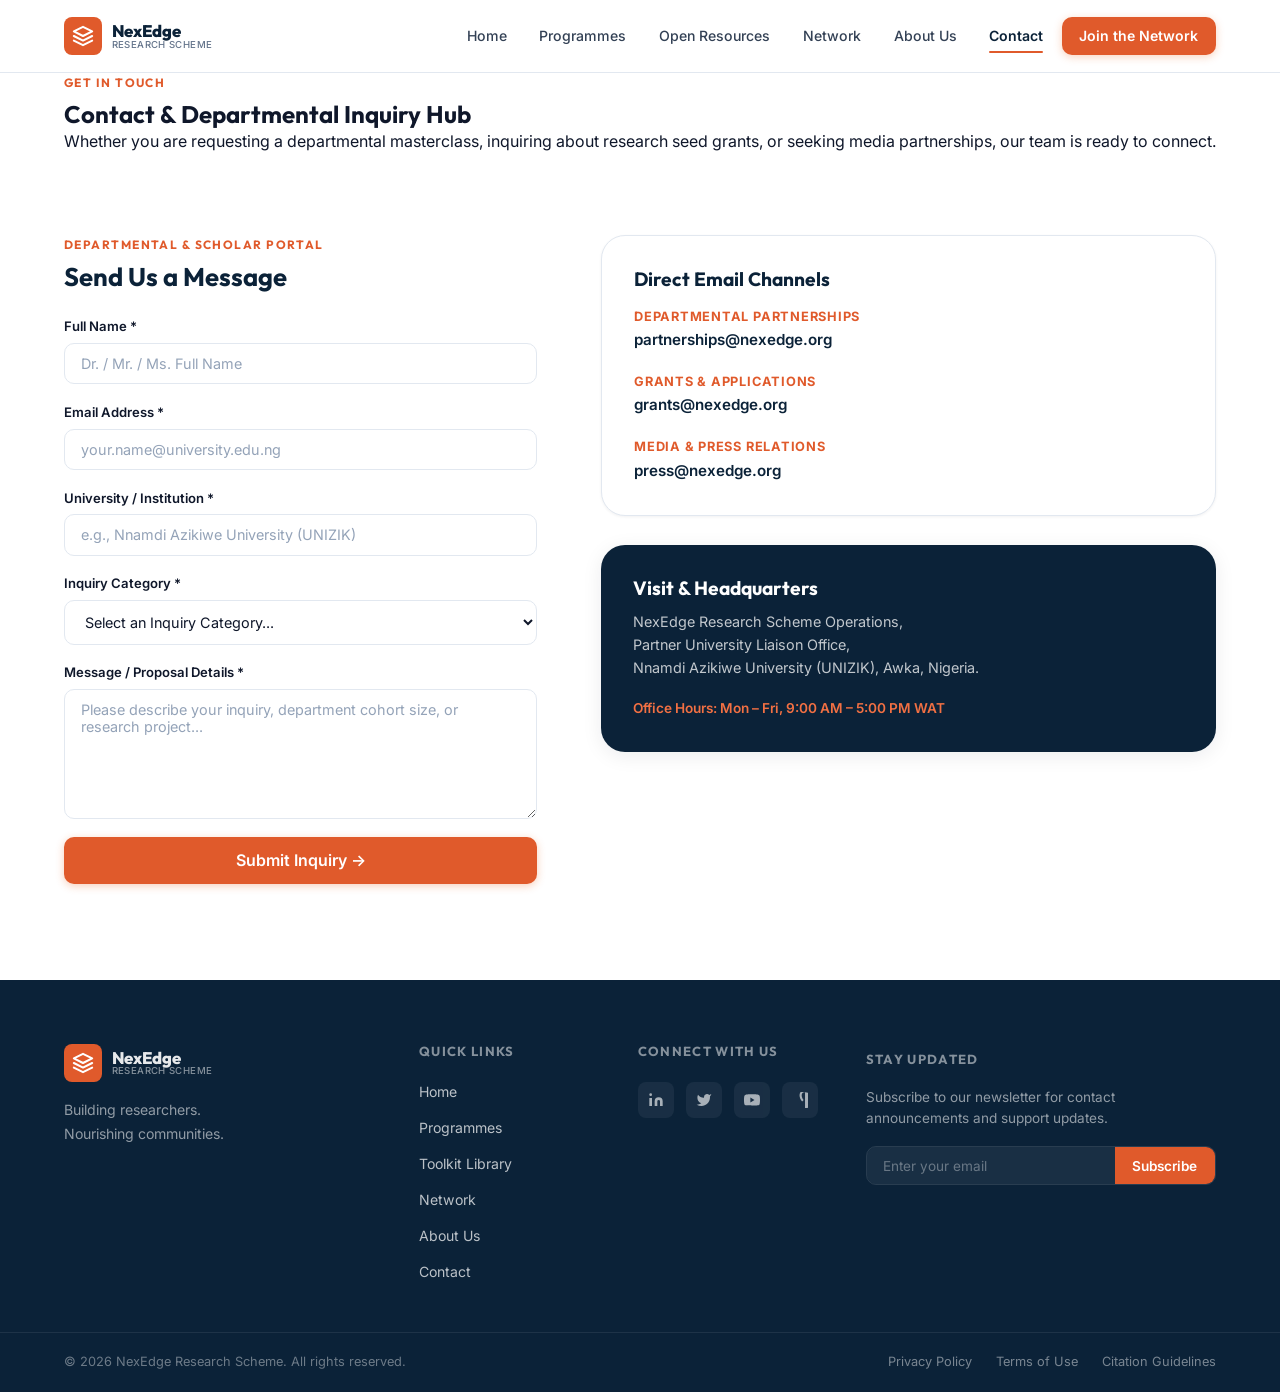
<file: contact.html>
<!DOCTYPE html>
<html lang="en">
<head>
  <meta charset="UTF-8" />
  <meta name="viewport" content="width=device-width, initial-scale=1.0" />
  <title>Contact & Departmental Inquiry — NexEdge Research Scheme</title>
  <meta name="description" content="Get in touch with NexEdge Research Scheme for departmental partnerships, grant inquiries, media relations, or general support." />
  <link rel="stylesheet" href="css/style.css" />
  <link rel="stylesheet" href="css/contact.css" />
</head>
<body>

  <!-- ==================== NAVBAR ==================== -->
  <header id="navbar">
    <div class="container">
      <nav class="nav-inner">
        <a href="index.html" class="nav-logo" aria-label="NexEdge Home">
          <div class="nav-logo-icon">
            <svg viewBox="0 0 24 24" fill="none" stroke="#fff" stroke-width="2.2" stroke-linecap="round" stroke-linejoin="round">
              <path d="M12 2L2 7l10 5 10-5-10-5z"/><path d="M2 17l10 5 10-5"/><path d="M2 12l10 5 10-5"/>
            </svg>
          </div>
          <div class="nav-logo-text"><strong>NexEdge</strong><span>Research Scheme</span></div>
        </a>
        <ul class="nav-links" role="list">
          <li><a href="index.html">Home</a></li>
          <li><a href="programs.html">Programmes</a></li>
          <li><a href="toolkit.html">Open Resources</a></li>
          <li><a href="network.html">Network</a></li>
          <li><a href="about.html">About Us</a></li>
          <li><a href="contact.html" class="active">Contact</a></li>
          <li>
            <a href="network.html" class="nav-donate">
              Join the Network
            </a>
          </li>
        </ul>
        <button class="nav-hamburger" id="nav-hamburger" aria-label="Toggle menu" aria-expanded="false">
          <span></span><span></span><span></span>
        </button>
      </nav>
    </div>
    <nav class="nav-mobile" id="nav-mobile" aria-label="Mobile navigation">
      <a href="index.html">Home</a>
      <a href="programs.html">Programmes</a>
      <a href="toolkit.html">Open Resources</a>
      <a href="network.html">Network</a>
      <a href="about.html">About Us</a>
      <a href="contact.html" class="active">Contact</a>
      <a href="network.html" class="btn btn-primary btn-sm">Join the Network</a>
    </nav>
  </header>

  <!-- ==================== PAGE HERO ==================== -->
  <section class="page-hero" aria-labelledby="contact-page-heading">
    <div class="container">
      <div class="page-hero-content">
        <p class="section-label">GET IN TOUCH</p>
        <h1 id="contact-page-heading">Contact & Departmental Inquiry Hub</h1>
        <p>Whether you are requesting a departmental masterclass, inquiring about research seed grants, or seeking media partnerships, our team is ready to connect.</p>
      </div>
    </div>
  </section>

  <!-- ==================== CONTACT SECTION ==================== -->
  <section class="contact-section" aria-labelledby="form-heading">
    <div class="container">
      <div class="contact-grid">

        <!-- Form Column -->
        <div class="contact-form-card">
          <div style="margin-bottom:1.5rem;">
            <p class="section-label">DEPARTMENTAL & SCHOLAR PORTAL</p>
            <h2 id="form-heading" style="font-size:1.6rem; font-weight:700; color:var(--navy);">Send Us a Message</h2>
          </div>

          <form id="contact-form" novalidate>
            <div class="form-group">
              <label for="contact-name">Full Name *</label>
              <input type="text" id="contact-name" name="name" placeholder="Dr. / Mr. / Ms. Full Name" required />
            </div>

            <div class="form-group">
              <label for="contact-email">Email Address *</label>
              <input type="email" id="contact-email" name="email" placeholder="your.name@university.edu.ng" required />
            </div>

            <div class="form-group">
              <label for="contact-institution">University / Institution *</label>
              <input type="text" id="contact-institution" name="institution" placeholder="e.g., Nnamdi Azikiwe University (UNIZIK)" required />
            </div>

            <div class="form-group">
              <label for="contact-category">Inquiry Category *</label>
              <select id="contact-category" name="category" required style="width:100%; padding:0.75rem 1rem; border:1px solid var(--border); border-radius:var(--radius-md); font-family:inherit; color:var(--text-dark);">
                <option value="">Select an Inquiry Category...</option>
                <option value="department">Departmental Capacity Building Masterclasses</option>
                <option value="grants">Research Seed Grants & Travel Awards</option>
                <option value="mentorship">Global 1-on-1 Mentorship Advisory</option>
                <option value="sponsorship">Sponsorship & Funder Gateway</option>
                <option value="media">Media & Press Relations</option>
                <option value="general">General Support & Information</option>
              </select>
            </div>

            <div class="form-group">
              <label for="contact-message">Message / Proposal Details *</label>
              <textarea id="contact-message" name="message" rows="5" placeholder="Please describe your inquiry, department cohort size, or research project..." required></textarea>
            </div>

            <button type="submit" class="btn btn-primary btn-lg" style="width:100%; justify-content:center;">
              Submit Inquiry →
            </button>
            <div id="form-status-msg" style="margin-top:1rem; font-size:0.9rem; font-weight:600; text-align:center;"></div>
          </form>
        </div>

        <!-- Info Column & Direct Channels -->
        <div style="display:flex; flex-direction:column; gap:1.8rem;">

          <div style="background:var(--bg-white); border:1px solid var(--border); border-radius:var(--radius-xl); padding:2rem; box-shadow:var(--shadow-sm);">
            <h3 style="font-size:1.2rem; font-weight:700; color:var(--navy); margin-bottom:1rem;">Direct Email Channels</h3>
            
            <div style="display:flex; flex-direction:column; gap:1.2rem;">
              <div>
                <span style="display:block; font-size:0.8rem; font-weight:700; text-transform:uppercase; letter-spacing:0.06em; color:var(--orange);">Departmental Partnerships</span>
                <a href="mailto:partnerships@nexedge.org" style="font-size:0.95rem; font-weight:600; color:var(--navy);">partnerships@nexedge.org</a>
              </div>
              <div>
                <span style="display:block; font-size:0.8rem; font-weight:700; text-transform:uppercase; letter-spacing:0.06em; color:var(--orange);">Grants & Applications</span>
                <a href="mailto:grants@nexedge.org" style="font-size:0.95rem; font-weight:600; color:var(--navy);">grants@nexedge.org</a>
              </div>
              <div>
                <span style="display:block; font-size:0.8rem; font-weight:700; text-transform:uppercase; letter-spacing:0.06em; color:var(--orange);">Media & Press Relations</span>
                <a href="mailto:press@nexedge.org" style="font-size:0.95rem; font-weight:600; color:var(--navy);">press@nexedge.org</a>
              </div>
            </div>
          </div>

          <!-- PLACEHOLDER: confirm real office address/hours with client before launch -->
          <div style="background:var(--navy); color:#fff; border-radius:var(--radius-xl); padding:2rem; box-shadow:var(--shadow-md);">
            <h3 style="font-size:1.2rem; font-weight:700; color:#fff; margin-bottom:0.6rem;">Visit & Headquarters</h3>
            <p style="font-size:0.9rem; color:rgba(255,255,255,0.75); line-height:1.6; margin-bottom:1.2rem;">
              NexEdge Research Scheme Operations,<br>
              Partner University Liaison Office,<br>
              Nnamdi Azikiwe University (UNIZIK), Awka, Nigeria.
            </p>
            <div style="font-size:0.85rem; color:var(--orange-light); font-weight:600;">Office Hours: Mon – Fri, 9:00 AM – 5:00 PM WAT</div>
          </div>

        </div>

      </div>
    </div>
  </section>

  <!-- ==================== FOOTER ==================== -->
  <footer id="footer" aria-label="Site footer">
    <div class="container">
      <div class="footer-grid">
        <div class="footer-brand">
          <a href="index.html" class="nav-logo">
            <div class="nav-logo-icon">
              <svg viewBox="0 0 24 24" fill="none" stroke="#fff" stroke-width="2.2" stroke-linecap="round" stroke-linejoin="round">
                <path d="M12 2L2 7l10 5 10-5-10-5z"/><path d="M2 17l10 5 10-5"/><path d="M2 12l10 5 10-5"/>
              </svg>
            </div>
            <div class="nav-logo-text"><strong>NexEdge</strong><span>Research Scheme</span></div>
          </a>
          <p class="footer-tagline">Building researchers.<br>Nourishing communities.</p>
        </div>
        <div class="footer-col">
          <h4>Quick Links</h4>
          <ul>
            <li><a href="index.html">Home</a></li>
            <li><a href="programs.html">Programmes</a></li>
            <li><a href="toolkit.html">Toolkit Library</a></li>
            <li><a href="network.html">Network</a></li>
            <li><a href="about.html">About Us</a></li>
            <li><a href="contact.html">Contact</a></li>
          </ul>
        </div>
        <div class="footer-col">
          <h4>Connect With Us</h4>
          <!-- TODO: confirm real social URL with client before launch -->
          <div class="footer-social">
            <a href="#" class="social-icon" aria-label="LinkedIn" aria-disabled="true" title="Link coming soon" style="opacity:0.75;"><svg viewBox="0 0 24 24" fill="rgba(255,255,255,0.85)"><path d="M16 8a6 6 0 0 1 6 6v7h-4v-7a2 2 0 0 0-2-2 2 2 0 0 0-2 2v7h-4v-7a6 6 0 0 1 6-6z"/><rect x="2" y="9" width="4" height="12"/><circle cx="4" cy="4" r="2"/></svg></a>
            <a href="#" class="social-icon" aria-label="Twitter" aria-disabled="true" title="Link coming soon" style="opacity:0.75;"><svg viewBox="0 0 24 24" fill="rgba(255,255,255,0.85)"><path d="M23 3a10.9 10.9 0 0 1-3.14 1.53 4.48 4.48 0 0 0-7.86 3v1A10.66 10.66 0 0 1 3 4s-4 9 5 13a11.64 11.64 0 0 1-7 2c9 5 20 0 20-11.5a4.5 4.5 0 0 0-.08-.83A7.72 7.72 0 0 0 23 3z"/></svg></a>
            <a href="#" class="social-icon" aria-label="YouTube" aria-disabled="true" title="Link coming soon" style="opacity:0.75;"><svg viewBox="0 0 24 24" fill="rgba(255,255,255,0.85)"><path d="M23.498 6.186a3.016 3.016 0 0 0-2.122-2.136C19.505 3.545 12 3.545 12 3.545s-7.505 0-9.377.505A3.017 3.017 0 0 0 .502 6.186C0 8.07 0 12 0 12s0 3.93.502 5.814a3.016 3.016 0 0 0 2.122 2.136c1.871.505 9.376.505 9.376.505s7.505 0 9.377-.505a3.015 3.015 0 0 0 2.122-2.136C24 15.93 24 12 24 12s0-3.93-.502-5.814zM9.545 15.568V8.432L15.818 12l-6.273 3.568z"/></svg></a>
            <a href="#" class="social-icon" aria-label="ResearchGate" aria-disabled="true" title="Link coming soon" style="opacity:0.75;"><svg viewBox="0 0 24 24" fill="rgba(255,255,255,0.85)"><path d="M19.54 0c-1.356 0-2.46.33-3.313 1.018-.853.687-1.383 1.637-1.59 2.85-.207 1.213-.082 2.5.375 3.86.457 1.36 1.258 2.766 2.4 4.22-.647.784-1.39 1.506-2.228 2.164-1.272-1.378-2.235-2.85-2.887-4.417-.652-1.567-.978-3.14-.978-4.717 0-1.577.375-2.973 1.125-4.188.75-1.215 1.83-2.115 3.24-2.7C16.27.49 17.845.2 19.54.2c1.695 0 3.16.29 4.395.87 1.235.58 2.174 1.48 2.817 2.7.643 1.22.964 2.61.964 4.17 0 1.56-.32 3.13-.96 4.71-.64 1.58-1.58 3.06-2.82 4.44.83.66 1.57 1.38 2.22 2.16-1.14 1.45-1.94 2.86-2.4 4.22-.46 1.36-.58 2.65-.37 3.86.21 1.21.74 2.16 1.59 2.85.85.69 1.96 1.02 3.31 1.02H19.54z"/></svg></a>
          </div>
        </div>
        <div class="footer-col footer-newsletter">
          <h4>Stay Updated</h4>
          <p>Subscribe to our newsletter for contact announcements and support updates.</p>
          <form class="newsletter-form" id="footer-newsletter-form" novalidate>
            <input type="email" placeholder="Enter your email" aria-label="Email for newsletter" required />
            <button type="submit">Subscribe</button>
          </form>
        </div>
      </div>
    </div>
    <div class="footer-bottom">
      <div class="container">
        <div class="footer-bottom-inner">
          <p>© 2026 NexEdge Research Scheme. All rights reserved.</p>
          <nav class="footer-legal"><a href="#">Privacy Policy</a><a href="#">Terms of Use</a><a href="#">Citation Guidelines</a></nav>
        </div>
      </div>
    </div>
  </footer>

  <script src="js/main.js"></script>
  <script src="js/contact.js"></script>
</body>
</html>
</file>
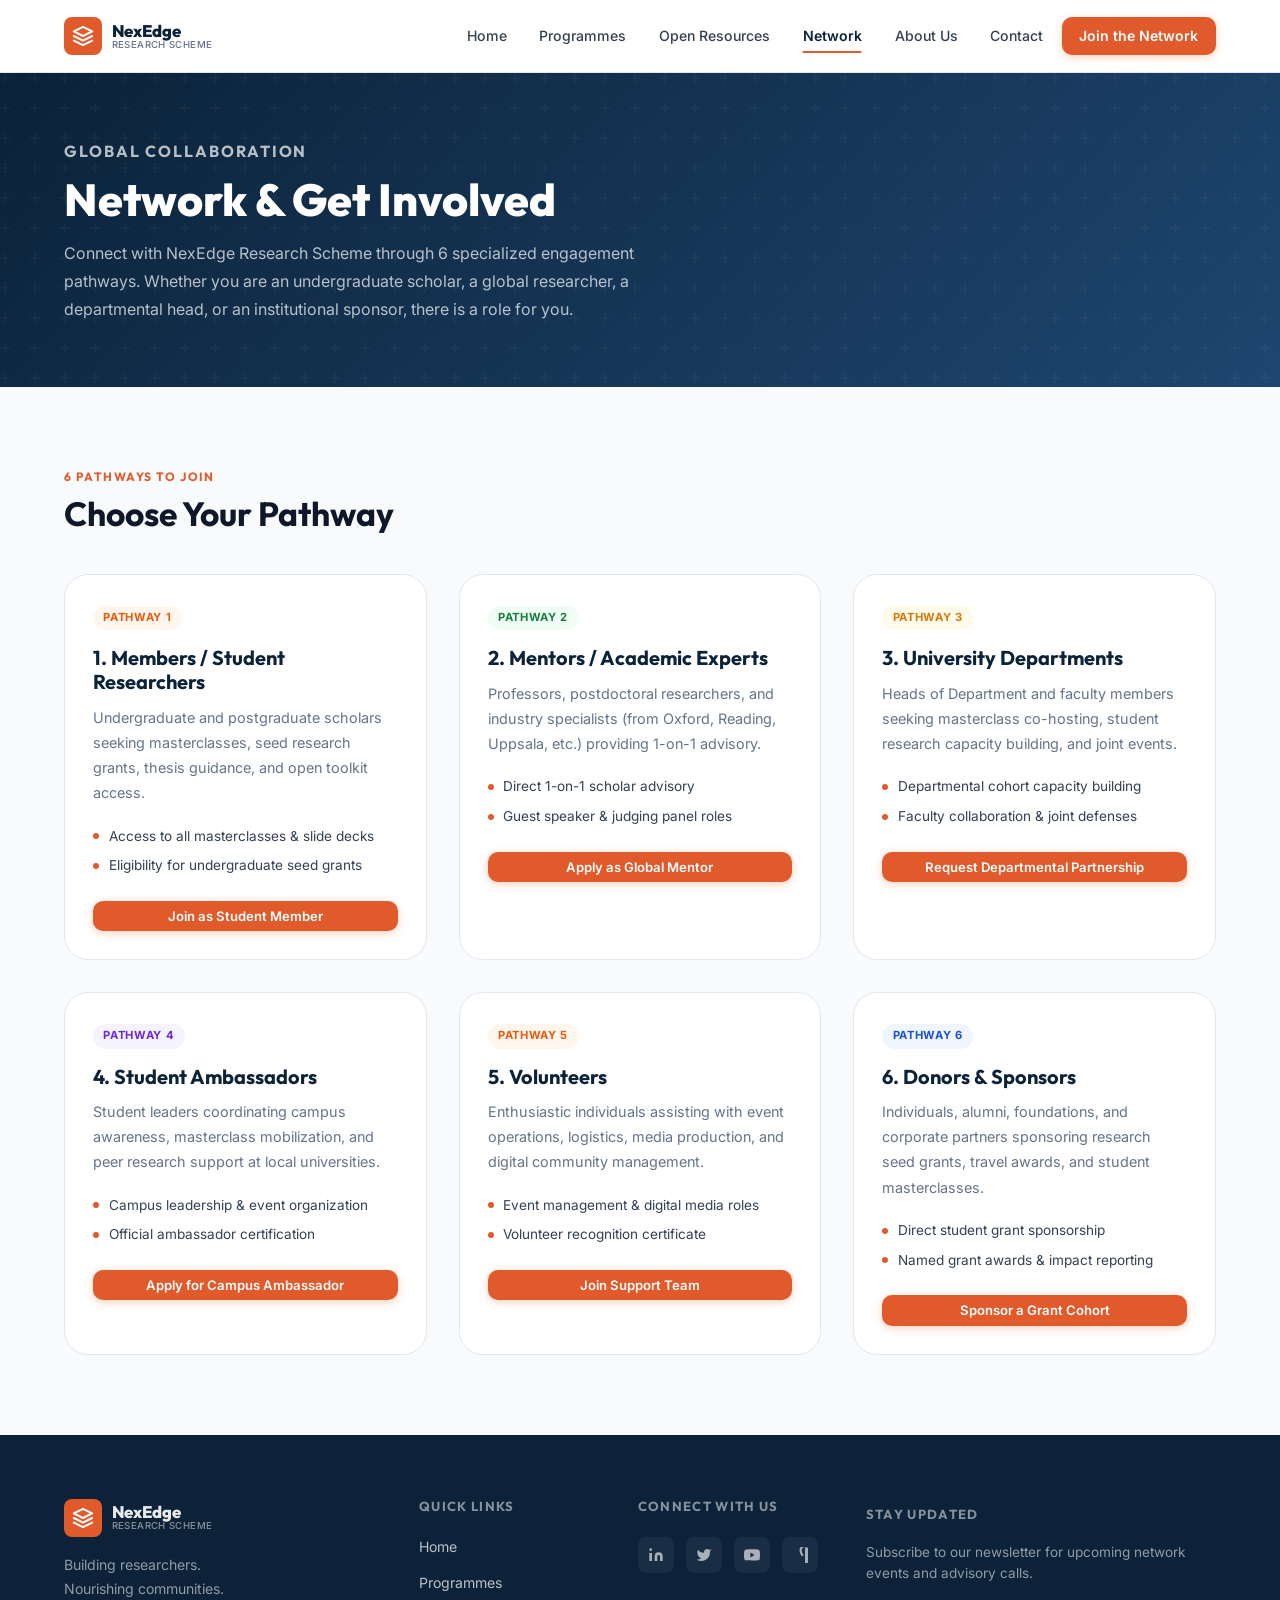
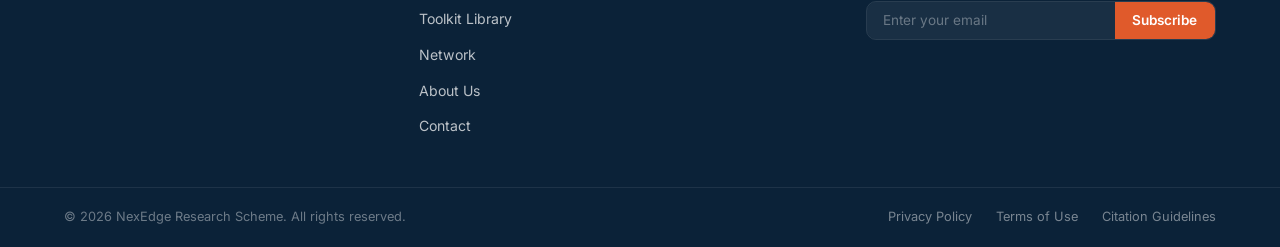
<file: network.html>
<!DOCTYPE html>
<html lang="en">
<head>
  <meta charset="UTF-8" />
  <meta name="viewport" content="width=device-width, initial-scale=1.0" />
  <title>Network & Engagement Gateway — NexEdge Research Scheme</title>
  <meta name="description" content="Join the NexEdge Research Scheme network as a Student Member, Global Mentor, University Partner, Student Ambassador, Volunteer, or Sponsor." />
  <link rel="stylesheet" href="css/style.css" />
  <link rel="stylesheet" href="css/programs.css" />
</head>
<body>

  <!-- ==================== NAVBAR ==================== -->
  <header id="navbar">
    <div class="container">
      <nav class="nav-inner">
        <a href="index.html" class="nav-logo" aria-label="NexEdge Home">
          <div class="nav-logo-icon">
            <svg viewBox="0 0 24 24" fill="none" stroke="#fff" stroke-width="2.2" stroke-linecap="round" stroke-linejoin="round">
              <path d="M12 2L2 7l10 5 10-5-10-5z"/><path d="M2 17l10 5 10-5"/><path d="M2 12l10 5 10-5"/>
            </svg>
          </div>
          <div class="nav-logo-text"><strong>NexEdge</strong><span>Research Scheme</span></div>
        </a>
        <ul class="nav-links" role="list">
          <li><a href="index.html">Home</a></li>
          <li><a href="programs.html">Programmes</a></li>
          <li><a href="toolkit.html">Open Resources</a></li>
          <li><a href="network.html" class="active">Network</a></li>
          <li><a href="about.html">About Us</a></li>
          <li><a href="contact.html">Contact</a></li>
          <li>
            <a href="network.html" class="nav-donate">
              Join the Network
            </a>
          </li>
        </ul>
        <button class="nav-hamburger" id="nav-hamburger" aria-label="Toggle menu" aria-expanded="false">
          <span></span><span></span><span></span>
        </button>
      </nav>
    </div>
    <nav class="nav-mobile" id="nav-mobile" aria-label="Mobile navigation">
      <a href="index.html">Home</a>
      <a href="programs.html">Programmes</a>
      <a href="toolkit.html">Open Resources</a>
      <a href="network.html" class="active">Network</a>
      <a href="about.html">About Us</a>
      <a href="contact.html">Contact</a>
      <a href="network.html" class="btn btn-primary btn-sm">Join the Network</a>
    </nav>
  </header>

  <!-- ==================== PAGE HERO ==================== -->
  <section class="page-hero" aria-labelledby="network-page-heading">
    <div class="container">
      <div class="page-hero-content">
        <p class="section-label">GLOBAL COLLABORATION</p>
        <h1 id="network-page-heading">Network & Get Involved</h1>
        <p>Connect with NexEdge Research Scheme through 6 specialized engagement pathways. Whether you are an undergraduate scholar, a global researcher, a departmental head, or an institutional sponsor, there is a role for you.</p>
      </div>
    </div>
  </section>

  <!-- ==================== 6 ENGAGEMENT PATHWAYS GRID ==================== -->
  <section class="programs-detail" aria-labelledby="pathways-heading">
    <div class="container">
      <div class="section-header">
        <div>
          <p class="section-label">6 Pathways to Join</p>
          <h2 id="pathways-heading">Choose Your Pathway</h2>
        </div>
      </div>

      <div class="programs-detail-grid">

        <!-- Pathway 1 -->
        <article class="program-detail-card">
          <div class="program-detail-body">
            <span class="tag tag-community">Pathway 1</span>
            <h2>1. Members / Student Researchers</h2>
            <p>Undergraduate and postgraduate scholars seeking masterclasses, seed research grants, thesis guidance, and open toolkit access.</p>
            <div class="program-features">
              <div class="program-feature"><div class="program-feature-dot"></div>Access to all masterclasses & slide decks</div>
              <div class="program-feature"><div class="program-feature-dot"></div>Eligibility for undergraduate seed grants</div>
            </div>
            <button class="btn btn-primary btn-sm" style="width:100%; justify-content:center;" data-modal-title="Join as Student Member" data-modal-subtitle="Register as an emerging student researcher with NexEdge.">Join as Student Member</button>
          </div>
        </article>

        <!-- Pathway 2 -->
        <article class="program-detail-card">
          <div class="program-detail-body">
            <span class="tag tag-mentorship">Pathway 2</span>
            <h2>2. Mentors / Academic Experts</h2>
            <p>Professors, postdoctoral researchers, and industry specialists (from Oxford, Reading, Uppsala, etc.) providing 1-on-1 advisory.</p>
            <div class="program-features">
              <div class="program-feature"><div class="program-feature-dot"></div>Direct 1-on-1 scholar advisory</div>
              <div class="program-feature"><div class="program-feature-dot"></div>Guest speaker & judging panel roles</div>
            </div>
            <button class="btn btn-primary btn-sm" style="width:100%; justify-content:center;" data-modal-title="Apply as Global Mentor" data-modal-subtitle="Apply to join our international mentor network.">Apply as Global Mentor</button>
          </div>
        </article>

        <!-- Pathway 3 -->
        <article class="program-detail-card">
          <div class="program-detail-body">
            <span class="tag tag-training">Pathway 3</span>
            <h2>3. University Departments</h2>
            <p>Heads of Department and faculty members seeking masterclass co-hosting, student research capacity building, and joint events.</p>
            <div class="program-features">
              <div class="program-feature"><div class="program-feature-dot"></div>Departmental cohort capacity building</div>
              <div class="program-feature"><div class="program-feature-dot"></div>Faculty collaboration & joint defenses</div>
            </div>
            <button class="btn btn-primary btn-sm" style="width:100%; justify-content:center;" data-modal-title="Request Departmental Partnership" data-modal-subtitle="Inquire about co-hosting masterclasses at your university.">Request Departmental Partnership</button>
          </div>
        </article>

        <!-- Pathway 4 -->
        <article class="program-detail-card">
          <div class="program-detail-body">
            <span class="tag tag-workshop">Pathway 4</span>
            <h2>4. Student Ambassadors</h2>
            <p>Student leaders coordinating campus awareness, masterclass mobilization, and peer research support at local universities.</p>
            <div class="program-features">
              <div class="program-feature"><div class="program-feature-dot"></div>Campus leadership & event organization</div>
              <div class="program-feature"><div class="program-feature-dot"></div>Official ambassador certification</div>
            </div>
            <button class="btn btn-primary btn-sm" style="width:100%; justify-content:center;" data-modal-title="Apply for Campus Ambassador" data-modal-subtitle="Become an official NexEdge Student Ambassador on campus.">Apply for Campus Ambassador</button>
          </div>
        </article>

        <!-- Pathway 5 -->
        <article class="program-detail-card">
          <div class="program-detail-body">
            <span class="tag tag-community">Pathway 5</span>
            <h2>5. Volunteers</h2>
            <p>Enthusiastic individuals assisting with event operations, logistics, media production, and digital community management.</p>
            <div class="program-features">
              <div class="program-feature"><div class="program-feature-dot"></div>Event management & digital media roles</div>
              <div class="program-feature"><div class="program-feature-dot"></div>Volunteer recognition certificate</div>
            </div>
            <button class="btn btn-primary btn-sm" style="width:100%; justify-content:center;" data-modal-title="Join Support Team / Volunteer" data-modal-subtitle="Join our volunteer operations & media team.">Join Support Team</button>
          </div>
        </article>

        <!-- Pathway 6 -->
        <article class="program-detail-card">
          <div class="program-detail-body">
            <span class="tag tag-research">Pathway 6</span>
            <h2>6. Donors & Sponsors</h2>
            <p>Individuals, alumni, foundations, and corporate partners sponsoring research seed grants, travel awards, and student masterclasses.</p>
            <div class="program-features">
              <div class="program-feature"><div class="program-feature-dot"></div>Direct student grant sponsorship</div>
              <div class="program-feature"><div class="program-feature-dot"></div>Named grant awards & impact reporting</div>
            </div>
            <button class="btn btn-primary btn-sm" style="width:100%; justify-content:center;" data-modal-title="Sponsor a Grant Cohort" data-modal-subtitle="Partner with NexEdge to fund student research seed grants.">Sponsor a Grant Cohort</button>
          </div>
        </article>

      </div>
    </div>
  </section>

  <!-- ==================== FOOTER ==================== -->
  <footer id="footer" aria-label="Site footer">
    <div class="container">
      <div class="footer-grid">
        <div class="footer-brand">
          <a href="index.html" class="nav-logo">
            <div class="nav-logo-icon">
              <svg viewBox="0 0 24 24" fill="none" stroke="#fff" stroke-width="2.2" stroke-linecap="round" stroke-linejoin="round">
                <path d="M12 2L2 7l10 5 10-5-10-5z"/><path d="M2 17l10 5 10-5"/><path d="M2 12l10 5 10-5"/>
              </svg>
            </div>
            <div class="nav-logo-text"><strong>NexEdge</strong><span>Research Scheme</span></div>
          </a>
          <p class="footer-tagline">Building researchers.<br>Nourishing communities.</p>
        </div>
        <div class="footer-col">
          <h4>Quick Links</h4>
          <ul>
            <li><a href="index.html">Home</a></li>
            <li><a href="programs.html">Programmes</a></li>
            <li><a href="toolkit.html">Toolkit Library</a></li>
            <li><a href="network.html">Network</a></li>
            <li><a href="about.html">About Us</a></li>
            <li><a href="contact.html">Contact</a></li>
          </ul>
        </div>
        <div class="footer-col">
          <h4>Connect With Us</h4>
          <!-- TODO: confirm real social URL with client before launch -->
          <div class="footer-social">
            <a href="#" class="social-icon" aria-label="LinkedIn" aria-disabled="true" title="Link coming soon" style="opacity:0.75;"><svg viewBox="0 0 24 24" fill="rgba(255,255,255,0.85)"><path d="M16 8a6 6 0 0 1 6 6v7h-4v-7a2 2 0 0 0-2-2 2 2 0 0 0-2 2v7h-4v-7a6 6 0 0 1 6-6z"/><rect x="2" y="9" width="4" height="12"/><circle cx="4" cy="4" r="2"/></svg></a>
            <a href="#" class="social-icon" aria-label="Twitter" aria-disabled="true" title="Link coming soon" style="opacity:0.75;"><svg viewBox="0 0 24 24" fill="rgba(255,255,255,0.85)"><path d="M23 3a10.9 10.9 0 0 1-3.14 1.53 4.48 4.48 0 0 0-7.86 3v1A10.66 10.66 0 0 1 3 4s-4 9 5 13a11.64 11.64 0 0 1-7 2c9 5 20 0 20-11.5a4.5 4.5 0 0 0-.08-.83A7.72 7.72 0 0 0 23 3z"/></svg></a>
            <a href="#" class="social-icon" aria-label="YouTube" aria-disabled="true" title="Link coming soon" style="opacity:0.75;"><svg viewBox="0 0 24 24" fill="rgba(255,255,255,0.85)"><path d="M23.498 6.186a3.016 3.016 0 0 0-2.122-2.136C19.505 3.545 12 3.545 12 3.545s-7.505 0-9.377.505A3.017 3.017 0 0 0 .502 6.186C0 8.07 0 12 0 12s0 3.93.502 5.814a3.016 3.016 0 0 0 2.122 2.136c1.871.505 9.376.505 9.376.505s7.505 0 9.377-.505a3.015 3.015 0 0 0 2.122-2.136C24 15.93 24 12 24 12s0-3.93-.502-5.814zM9.545 15.568V8.432L15.818 12l-6.273 3.568z"/></svg></a>
            <a href="#" class="social-icon" aria-label="ResearchGate" aria-disabled="true" title="Link coming soon" style="opacity:0.75;"><svg viewBox="0 0 24 24" fill="rgba(255,255,255,0.85)"><path d="M19.54 0c-1.356 0-2.46.33-3.313 1.018-.853.687-1.383 1.637-1.59 2.85-.207 1.213-.082 2.5.375 3.86.457 1.36 1.258 2.766 2.4 4.22-.647.784-1.39 1.506-2.228 2.164-1.272-1.378-2.235-2.85-2.887-4.417-.652-1.567-.978-3.14-.978-4.717 0-1.577.375-2.973 1.125-4.188.75-1.215 1.83-2.115 3.24-2.7C16.27.49 17.845.2 19.54.2c1.695 0 3.16.29 4.395.87 1.235.58 2.174 1.48 2.817 2.7.643 1.22.964 2.61.964 4.17 0 1.56-.32 3.13-.96 4.71-.64 1.58-1.58 3.06-2.82 4.44.83.66 1.57 1.38 2.22 2.16-1.14 1.45-1.94 2.86-2.4 4.22-.46 1.36-.58 2.65-.37 3.86.21 1.21.74 2.16 1.59 2.85.85.69 1.96 1.02 3.31 1.02H19.54z"/></svg></a>
          </div>
        </div>
        <div class="footer-col footer-newsletter">
          <h4>Stay Updated</h4>
          <p>Subscribe to our newsletter for upcoming network events and advisory calls.</p>
          <form class="newsletter-form" id="footer-newsletter-form" novalidate>
            <input type="email" placeholder="Enter your email" aria-label="Email for newsletter" required />
            <button type="submit">Subscribe</button>
          </form>
        </div>
      </div>
    </div>
    <div class="footer-bottom">
      <div class="container">
        <div class="footer-bottom-inner">
          <p>© 2026 NexEdge Research Scheme. All rights reserved.</p>
          <nav class="footer-legal"><a href="#">Privacy Policy</a><a href="#">Terms of Use</a><a href="#">Citation Guidelines</a></nav>
        </div>
      </div>
    </div>
  </footer>

  <script src="js/main.js"></script>
</body>
</html>
</file>
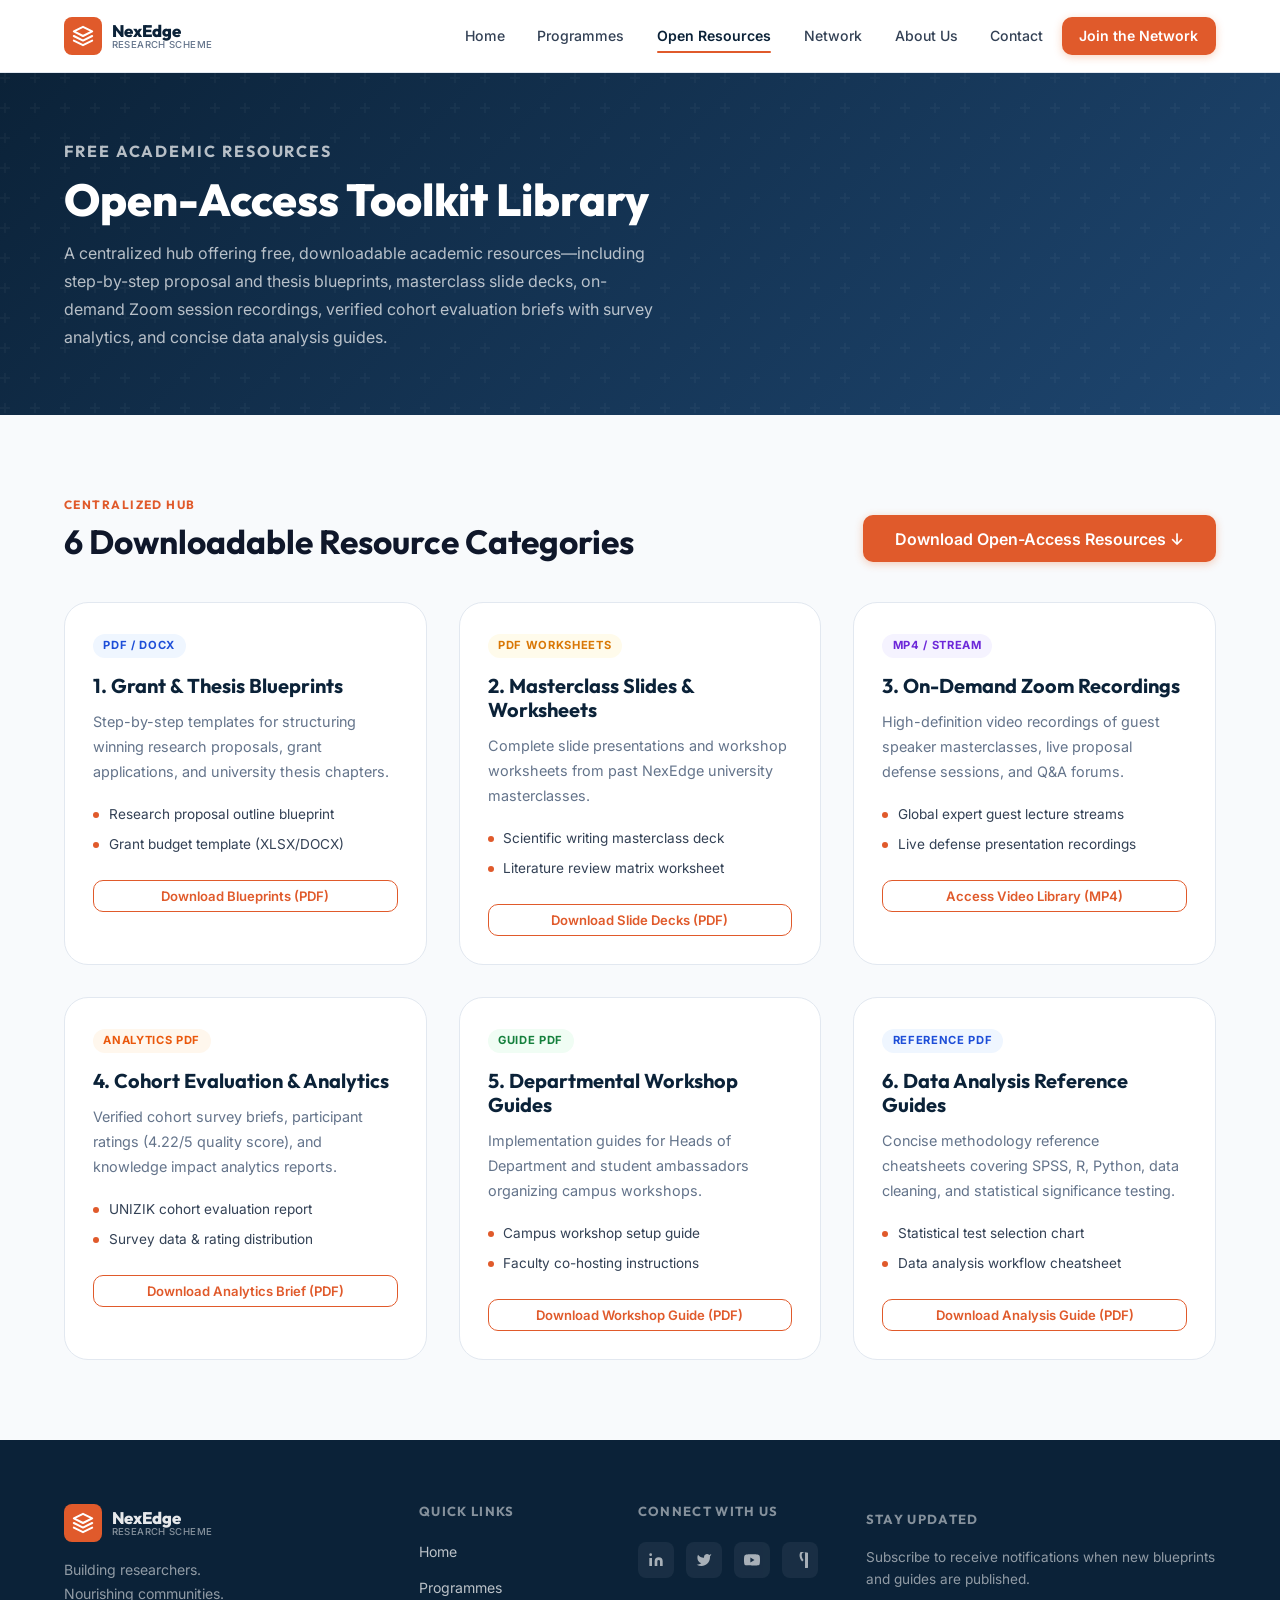
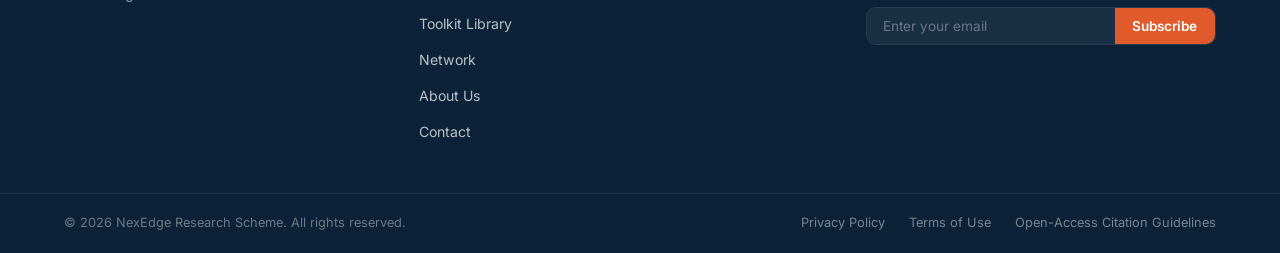
<file: toolkit.html>
<!DOCTYPE html>
<html lang="en">
<head>
  <meta charset="UTF-8" />
  <meta name="viewport" content="width=device-width, initial-scale=1.0" />
  <title>Open-Access Toolkit Library — NexEdge Research Scheme</title>
  <meta name="description" content="Access free academic resources, step-by-step proposal blueprints, masterclass slide decks, on-demand Zoom recordings, evaluation briefs, and data analysis guides from NexEdge Research Scheme." />
  <link rel="stylesheet" href="css/style.css" />
  <link rel="stylesheet" href="css/programs.css" />
</head>
<body>

  <!-- ==================== NAVBAR ==================== -->
  <header id="navbar">
    <div class="container">
      <nav class="nav-inner">
        <a href="index.html" class="nav-logo" aria-label="NexEdge Home">
          <div class="nav-logo-icon">
            <svg viewBox="0 0 24 24" fill="none" stroke="#fff" stroke-width="2.2" stroke-linecap="round" stroke-linejoin="round">
              <path d="M12 2L2 7l10 5 10-5-10-5z"/><path d="M2 17l10 5 10-5"/><path d="M2 12l10 5 10-5"/>
            </svg>
          </div>
          <div class="nav-logo-text"><strong>NexEdge</strong><span>Research Scheme</span></div>
        </a>
        <ul class="nav-links" role="list">
          <li><a href="index.html">Home</a></li>
          <li><a href="programs.html">Programmes</a></li>
          <li><a href="toolkit.html" class="active">Open Resources</a></li>
          <li><a href="network.html">Network</a></li>
          <li><a href="about.html">About Us</a></li>
          <li><a href="contact.html">Contact</a></li>
          <li>
            <a href="network.html" class="nav-donate">
              Join the Network
            </a>
          </li>
        </ul>
        <button class="nav-hamburger" id="nav-hamburger" aria-label="Toggle menu" aria-expanded="false">
          <span></span><span></span><span></span>
        </button>
      </nav>
    </div>
    <nav class="nav-mobile" id="nav-mobile" aria-label="Mobile navigation">
      <a href="index.html">Home</a>
      <a href="programs.html">Programmes</a>
      <a href="toolkit.html" class="active">Open Resources</a>
      <a href="network.html">Network</a>
      <a href="about.html">About Us</a>
      <a href="contact.html">Contact</a>
      <a href="network.html" class="btn btn-primary btn-sm">Join the Network</a>
    </nav>
  </header>

  <!-- ==================== PAGE HERO ==================== -->
  <section class="page-hero" aria-labelledby="toolkit-page-heading">
    <div class="container">
      <div class="page-hero-content">
        <p class="section-label">FREE ACADEMIC RESOURCES</p>
        <h1 id="toolkit-page-heading">Open-Access Toolkit Library</h1>
        <p>A centralized hub offering free, downloadable academic resources—including step-by-step proposal and thesis blueprints, masterclass slide decks, on-demand Zoom session recordings, verified cohort evaluation briefs with survey analytics, and concise data analysis guides.</p>
      </div>
    </div>
  </section>

  <!-- ==================== RESOURCE CATEGORIES GRID ==================== -->
  <section class="programs-detail" aria-labelledby="toolkit-grid-heading">
    <div class="container">
      <div class="section-header">
        <div>
          <p class="section-label">Centralized Hub</p>
          <h2 id="toolkit-grid-heading">6 Downloadable Resource Categories</h2>
        </div>
        <button class="btn btn-primary btn-lg" data-modal-title="Download Open-Access Resources" data-modal-subtitle="Request full archive bundle download (ZIP/PDF).">
          Download Open-Access Resources ↓
        </button>
      </div>

      <div class="programs-detail-grid">

        <!-- Category 1 -->
        <article class="program-detail-card">
          <div class="program-detail-body">
            <span class="tag tag-research">PDF / DOCX</span>
            <h2>1. Grant & Thesis Blueprints</h2>
            <p>Step-by-step templates for structuring winning research proposals, grant applications, and university thesis chapters.</p>
            <div class="program-features">
              <div class="program-feature"><div class="program-feature-dot"></div>Research proposal outline blueprint</div>
              <div class="program-feature"><div class="program-feature-dot"></div>Grant budget template (XLSX/DOCX)</div>
            </div>
            <button class="btn btn-outline btn-sm" style="width:100%; justify-content:center;" data-modal-title="Download Grant & Thesis Blueprints" data-modal-subtitle="Get free proposal and thesis blueprints.">Download Blueprints (PDF)</button>
          </div>
        </article>

        <!-- Category 2 -->
        <article class="program-detail-card">
          <div class="program-detail-body">
            <span class="tag tag-training">PDF Worksheets</span>
            <h2>2. Masterclass Slides & Worksheets</h2>
            <p>Complete slide presentations and workshop worksheets from past NexEdge university masterclasses.</p>
            <div class="program-features">
              <div class="program-feature"><div class="program-feature-dot"></div>Scientific writing masterclass deck</div>
              <div class="program-feature"><div class="program-feature-dot"></div>Literature review matrix worksheet</div>
            </div>
            <button class="btn btn-outline btn-sm" style="width:100%; justify-content:center;" data-modal-title="Download Masterclass Slides" data-modal-subtitle="Access masterclass slide decks and worksheets.">Download Slide Decks (PDF)</button>
          </div>
        </article>

        <!-- Category 3 -->
        <article class="program-detail-card">
          <div class="program-detail-body">
            <span class="tag tag-workshop">MP4 / Stream</span>
            <h2>3. On-Demand Zoom Recordings</h2>
            <p>High-definition video recordings of guest speaker masterclasses, live proposal defense sessions, and Q&A forums.</p>
            <div class="program-features">
              <div class="program-feature"><div class="program-feature-dot"></div>Global expert guest lecture streams</div>
              <div class="program-feature"><div class="program-feature-dot"></div>Live defense presentation recordings</div>
            </div>
            <button class="btn btn-outline btn-sm" style="width:100%; justify-content:center;" data-modal-title="Access Video Recording Library" data-modal-subtitle="Stream or download on-demand Zoom recordings.">Access Video Library (MP4)</button>
          </div>
        </article>

        <!-- Category 4 -->
        <article class="program-detail-card">
          <div class="program-detail-body">
            <span class="tag tag-community">Analytics PDF</span>
            <h2>4. Cohort Evaluation & Analytics</h2>
            <p>Verified cohort survey briefs, participant ratings (4.22/5 quality score), and knowledge impact analytics reports.</p>
            <div class="program-features">
              <div class="program-feature"><div class="program-feature-dot"></div>UNIZIK cohort evaluation report</div>
              <div class="program-feature"><div class="program-feature-dot"></div>Survey data & rating distribution</div>
            </div>
            <button class="btn btn-outline btn-sm" style="width:100%; justify-content:center;" data-modal-title="Download Cohort Evaluation Brief" data-modal-subtitle="Review verified survey analytics and rating briefs.">Download Analytics Brief (PDF)</button>
          </div>
        </article>

        <!-- Category 5 -->
        <article class="program-detail-card">
          <div class="program-detail-body">
            <span class="tag tag-mentorship">Guide PDF</span>
            <h2>5. Departmental Workshop Guides</h2>
            <p>Implementation guides for Heads of Department and student ambassadors organizing campus workshops.</p>
            <div class="program-features">
              <div class="program-feature"><div class="program-feature-dot"></div>Campus workshop setup guide</div>
              <div class="program-feature"><div class="program-feature-dot"></div>Faculty co-hosting instructions</div>
            </div>
            <button class="btn btn-outline btn-sm" style="width:100%; justify-content:center;" data-modal-title="Download Departmental Workshop Guide" data-modal-subtitle="Download workshop hosting implementation guide.">Download Workshop Guide (PDF)</button>
          </div>
        </article>

        <!-- Category 6 -->
        <article class="program-detail-card">
          <div class="program-detail-body">
            <span class="tag tag-research">Reference PDF</span>
            <h2>6. Data Analysis Reference Guides</h2>
            <p>Concise methodology reference cheatsheets covering SPSS, R, Python, data cleaning, and statistical significance testing.</p>
            <div class="program-features">
              <div class="program-feature"><div class="program-feature-dot"></div>Statistical test selection chart</div>
              <div class="program-feature"><div class="program-feature-dot"></div>Data analysis workflow cheatsheet</div>
            </div>
            <button class="btn btn-outline btn-sm" style="width:100%; justify-content:center;" data-modal-title="Download Data Analysis Guides" data-modal-subtitle="Get concise statistical analysis reference guides.">Download Analysis Guide (PDF)</button>
          </div>
        </article>

      </div>
    </div>
  </section>

  <!-- ==================== FOOTER ==================== -->
  <footer id="footer" aria-label="Site footer">
    <div class="container">
      <div class="footer-grid">
        <div class="footer-brand">
          <a href="index.html" class="nav-logo">
            <div class="nav-logo-icon">
              <svg viewBox="0 0 24 24" fill="none" stroke="#fff" stroke-width="2.2" stroke-linecap="round" stroke-linejoin="round">
                <path d="M12 2L2 7l10 5 10-5-10-5z"/><path d="M2 17l10 5 10-5"/><path d="M2 12l10 5 10-5"/>
              </svg>
            </div>
            <div class="nav-logo-text"><strong>NexEdge</strong><span>Research Scheme</span></div>
          </a>
          <p class="footer-tagline">Building researchers.<br>Nourishing communities.</p>
        </div>
        <div class="footer-col">
          <h4>Quick Links</h4>
          <ul>
            <li><a href="index.html">Home</a></li>
            <li><a href="programs.html">Programmes</a></li>
            <li><a href="toolkit.html">Toolkit Library</a></li>
            <li><a href="network.html">Network</a></li>
            <li><a href="about.html">About Us</a></li>
            <li><a href="contact.html">Contact</a></li>
          </ul>
        </div>
        <div class="footer-col">
          <h4>Connect With Us</h4>
          <!-- TODO: confirm real social URL with client before launch -->
          <div class="footer-social">
            <a href="#" class="social-icon" aria-label="LinkedIn" aria-disabled="true" title="Link coming soon" style="opacity:0.75;"><svg viewBox="0 0 24 24" fill="rgba(255,255,255,0.85)"><path d="M16 8a6 6 0 0 1 6 6v7h-4v-7a2 2 0 0 0-2-2 2 2 0 0 0-2 2v7h-4v-7a6 6 0 0 1 6-6z"/><rect x="2" y="9" width="4" height="12"/><circle cx="4" cy="4" r="2"/></svg></a>
            <a href="#" class="social-icon" aria-label="Twitter" aria-disabled="true" title="Link coming soon" style="opacity:0.75;"><svg viewBox="0 0 24 24" fill="rgba(255,255,255,0.85)"><path d="M23 3a10.9 10.9 0 0 1-3.14 1.53 4.48 4.48 0 0 0-7.86 3v1A10.66 10.66 0 0 1 3 4s-4 9 5 13a11.64 11.64 0 0 1-7 2c9 5 20 0 20-11.5a4.5 4.5 0 0 0-.08-.83A7.72 7.72 0 0 0 23 3z"/></svg></a>
            <a href="#" class="social-icon" aria-label="YouTube" aria-disabled="true" title="Link coming soon" style="opacity:0.75;"><svg viewBox="0 0 24 24" fill="rgba(255,255,255,0.85)"><path d="M23.498 6.186a3.016 3.016 0 0 0-2.122-2.136C19.505 3.545 12 3.545 12 3.545s-7.505 0-9.377.505A3.017 3.017 0 0 0 .502 6.186C0 8.07 0 12 0 12s0 3.93.502 5.814a3.016 3.016 0 0 0 2.122 2.136c1.871.505 9.376.505 9.376.505s7.505 0 9.377-.505a3.015 3.015 0 0 0 2.122-2.136C24 15.93 24 12 24 12s0-3.93-.502-5.814zM9.545 15.568V8.432L15.818 12l-6.273 3.568z"/></svg></a>
            <a href="#" class="social-icon" aria-label="ResearchGate" aria-disabled="true" title="Link coming soon" style="opacity:0.75;"><svg viewBox="0 0 24 24" fill="rgba(255,255,255,0.85)"><path d="M19.54 0c-1.356 0-2.46.33-3.313 1.018-.853.687-1.383 1.637-1.59 2.85-.207 1.213-.082 2.5.375 3.86.457 1.36 1.258 2.766 2.4 4.22-.647.784-1.39 1.506-2.228 2.164-1.272-1.378-2.235-2.85-2.887-4.417-.652-1.567-.978-3.14-.978-4.717 0-1.577.375-2.973 1.125-4.188.75-1.215 1.83-2.115 3.24-2.7C16.27.49 17.845.2 19.54.2c1.695 0 3.16.29 4.395.87 1.235.58 2.174 1.48 2.817 2.7.643 1.22.964 2.61.964 4.17 0 1.56-.32 3.13-.96 4.71-.64 1.58-1.58 3.06-2.82 4.44.83.66 1.57 1.38 2.22 2.16-1.14 1.45-1.94 2.86-2.4 4.22-.46 1.36-.58 2.65-.37 3.86.21 1.21.74 2.16 1.59 2.85.85.69 1.96 1.02 3.31 1.02H19.54z"/></svg></a>
          </div>
        </div>
        <div class="footer-col footer-newsletter">
          <h4>Stay Updated</h4>
          <p>Subscribe to receive notifications when new blueprints and guides are published.</p>
          <form class="newsletter-form" id="footer-newsletter-form" novalidate>
            <input type="email" placeholder="Enter your email" aria-label="Email for newsletter" required />
            <button type="submit">Subscribe</button>
          </form>
        </div>
      </div>
    </div>
    <div class="footer-bottom">
      <div class="container">
        <div class="footer-bottom-inner">
          <p>© 2026 NexEdge Research Scheme. All rights reserved.</p>
          <nav class="footer-legal"><a href="#">Privacy Policy</a><a href="#">Terms of Use</a><a href="#">Open-Access Citation Guidelines</a></nav>
        </div>
      </div>
    </div>
  </footer>

  <script src="js/main.js"></script>
</body>
</html>
</file>
<file: css/style.css>
/* ============================================================
   NexEdge Research Scheme — Global Styles
   style.css: Variables, Reset, Typography, Navbar, Footer
   ============================================================ */

@import url('https://fonts.googleapis.com/css2?family=Outfit:wght@300;400;500;600;700;800&family=Inter:wght@300;400;500;600;700&display=swap');

/* ===== CSS VARIABLES ===== */
:root {
  /* Colors */
  --navy:        #0B2238;
  --navy-light:  #143454;
  --navy-mid:    #1E4670;
  --orange:      #E05A2B;
  --orange-dark: #C4481C;
  --orange-light:#F27043;
  --orange-bg:   #FFF4F0;
  
  /* Complementary Natural Accents */
  --green:       #2A6F4E;
  --green-bg:    #EBF5F0;
  --gold:        #D97706;
  --gold-bg:     #FEF3C7;

  /* Text Contrast System */
  --text-dark:   #0F172A; /* Deep slate for high contrast titles */
  --text-mid:    #334155; /* Mid slate for body text */
  --text-light:  #64748B; /* Soft slate for descriptions */
  --text-muted:  #94A3B8; /* Muted captions */

  /* Background System */
  --bg-white:    #FFFFFF;
  --bg-light:    #F8FAFC;
  --bg-porcelain:#F1F5F9;
  --bg-gray:     #F3F4F6;
  --border:      #E2E8F0;
  --border-dark: #CBD5E1;

  /* Category Tags */
  --tag-research:   #EFF6FF;
  --tag-research-c: #1D4ED8;
  --tag-mentorship: #F0FDF4;
  --tag-mentorship-c:#15803D;
  --tag-training:   #FFFBEB;
  --tag-training-c: #D97706;
  --tag-community:  #FFF7ED;
  --tag-community-c:#EA580C;
  --tag-workshop:   #F5F3FF;
  --tag-workshop-c: #6D28D9;

  /* Typography */
  --font-heading: 'Outfit', sans-serif;
  --font-body:    'Inter', sans-serif;

  /* Spacing */
  --section-pad: 5rem 0;
  --container-max: 1200px;
  --container-pad: 0 1.5rem;

  /* Radius */
  --radius-sm:  6px;
  --radius-md:  10px;
  --radius-lg:  16px;
  --radius-xl:  24px;

  /* Shadows */
  --shadow-sm:  0 1px 3px rgba(15,23,42,0.06);
  --shadow-md:  0 4px 20px rgba(15,23,42,0.08);
  --shadow-lg:  0 10px 32px rgba(15,23,42,0.12);
  --shadow-nav: 0 4px 20px rgba(11,34,56,0.08);

  /* Transitions */
  --trans-fast: 0.18s ease;
  --trans-mid:  0.28s ease;
  --trans-slow: 0.4s ease;

  /* Nav */
  --nav-height: 72px;
}

/* ===== RESET & BASE ===== */
*, *::before, *::after { box-sizing: border-box; margin: 0; padding: 0; }

html {
  scroll-behavior: smooth;
  font-size: 16px;
  -webkit-text-size-adjust: 100%;
  overflow-x: hidden;
}

body {
  font-family: var(--font-body);
  font-size: 1rem;
  line-height: 1.6;
  color: var(--text-dark);
  background: var(--bg-white);
  -webkit-font-smoothing: antialiased;
  overflow-x: hidden;
}

/* ===== SCROLL REVEAL ===== */
.reveal {
  opacity: 0;
  transform: translateY(18px);
  transition: opacity 0.6s ease, transform 0.6s cubic-bezier(0.16,0.84,0.44,1);
}
.reveal.is-visible {
  opacity: 1;
  transform: none;
}
@media (prefers-reduced-motion: reduce) {
  .reveal { opacity: 1; transform: none; transition: none; }
}

img { display: block; max-width: 100%; height: auto; }
a { color: inherit; text-decoration: none; }
ul, ol { list-style: none; }
button { cursor: pointer; border: none; background: none; font-family: inherit; }
input, textarea, select { font-family: inherit; font-size: inherit; }

/* ===== TYPOGRAPHY ===== */
h1, h2, h3, h4, h5, h6 {
  font-family: var(--font-heading);
  line-height: 1.2;
  color: var(--text-dark);
}

.section-label {
  font-family: var(--font-heading);
  font-size: 0.75rem;
  font-weight: 700;
  letter-spacing: 0.12em;
  text-transform: uppercase;
  color: var(--orange);
  margin-bottom: 0.5rem;
}

/* ===== CONTAINER ===== */
.container {
  max-width: var(--container-max);
  margin: 0 auto;
  padding: var(--container-pad);
}

/* ===== BUTTONS ===== */
.btn {
  display: inline-flex;
  align-items: center;
  gap: 0.4rem;
  padding: 0.65rem 1.4rem;
  border-radius: var(--radius-md);
  font-family: var(--font-body);
  font-size: 0.9rem;
  font-weight: 600;
  transition: background var(--trans-fast), transform var(--trans-fast), box-shadow var(--trans-fast);
  white-space: nowrap;
}

.btn-primary {
  background: var(--orange);
  color: #fff;
  box-shadow: 0 2px 8px rgba(232,97,26,0.30);
}
.btn-primary:hover {
  background: var(--orange-dark);
  transform: translateY(-2px);
  box-shadow: 0 6px 18px rgba(232,97,26,0.40);
}

.btn-outline {
  background: transparent;
  color: var(--orange);
  border: 1.5px solid var(--orange);
}
.btn-outline:hover {
  background: var(--orange);
  color: #fff;
  transform: translateY(-2px);
}

.btn-navy {
  background: var(--navy);
  color: #fff;
}
.btn-navy:hover {
  background: var(--navy-light);
  transform: translateY(-2px);
  box-shadow: var(--shadow-md);
}

.btn-sm {
  padding: 0.45rem 1rem;
  font-size: 0.82rem;
}

.btn-lg {
  padding: 0.85rem 2rem;
  font-size: 1rem;
}

/* ===== TAGS / BADGES ===== */
.tag {
  display: inline-block;
  padding: 0.2rem 0.65rem;
  border-radius: 999px;
  font-size: 0.7rem;
  font-weight: 700;
  letter-spacing: 0.06em;
  text-transform: uppercase;
}
.tag-research   { background: var(--tag-research);   color: var(--tag-research-c); }
.tag-mentorship { background: var(--tag-mentorship);  color: var(--tag-mentorship-c); }
.tag-training   { background: var(--tag-training);   color: var(--tag-training-c); }
.tag-community  { background: var(--tag-community);  color: var(--tag-community-c); }
.tag-workshop   { background: var(--tag-workshop);   color: var(--tag-workshop-c); }

/* ===== LINK ARROW ===== */
.link-arrow {
  display: inline-flex;
  align-items: center;
  gap: 0.35rem;
  color: var(--orange);
  font-size: 0.87rem;
  font-weight: 600;
  transition: gap var(--trans-fast), color var(--trans-fast);
}
.link-arrow:hover { gap: 0.6rem; color: var(--orange-dark); }
.link-arrow svg { flex-shrink: 0; }

/* ===== SECTION HEADER ===== */
.section-header {
  display: flex;
  align-items: flex-end;
  justify-content: space-between;
  gap: 1rem;
  margin-bottom: 2.5rem;
  flex-wrap: wrap;
}
.section-header h2 {
  font-family: var(--font-heading);
  font-size: clamp(1.5rem, 3vw, 2.1rem);
  font-weight: 700;
  color: var(--text-dark);
}

/* ===== DIVIDER ===== */
.divider { border: none; border-top: 1px solid var(--border); margin: 0; }

/* ================================================================
   NAVBAR
   ================================================================ */
#navbar {
  position: sticky;
  top: 0;
  z-index: 1000;
  background: var(--bg-white);
  border-bottom: 1px solid var(--border);
  transition: box-shadow var(--trans-mid), background var(--trans-mid);
}
#navbar.scrolled {
  box-shadow: var(--shadow-nav);
}

.nav-inner {
  display: flex;
  align-items: center;
  height: var(--nav-height);
  gap: 2rem;
}

/* Logo */
.nav-logo {
  display: flex;
  align-items: center;
  gap: 0.6rem;
  flex-shrink: 0;
  text-decoration: none;
}
.nav-logo-icon {
  width: 38px;
  height: 38px;
  background: var(--orange);
  border-radius: 8px;
  display: flex;
  align-items: center;
  justify-content: center;
  flex-shrink: 0;
}
.nav-logo-icon svg { width: 22px; height: 22px; }
.nav-logo-text { display: flex; flex-direction: column; line-height: 1; }
.nav-logo-text strong {
  font-family: var(--font-heading);
  font-size: 1.05rem;
  font-weight: 800;
  color: var(--navy);
  letter-spacing: -0.02em;
}
.nav-logo-text span {
  font-size: 0.6rem;
  font-weight: 500;
  color: var(--text-light);
  letter-spacing: 0.04em;
  text-transform: uppercase;
}

/* Nav Links */
.nav-links {
  display: flex;
  align-items: center;
  gap: 0.25rem;
  margin-left: auto;
}
.nav-links a {
  position: relative;
  padding: 0.5rem 0.9rem;
  font-size: 0.88rem;
  font-weight: 500;
  color: var(--text-mid);
  border-radius: var(--radius-sm);
  transition: color var(--trans-fast), background var(--trans-fast);
}
.nav-links a::after {
  content: '';
  position: absolute;
  bottom: -1px;
  left: 50%;
  width: 0;
  height: 2px;
  background: var(--orange);
  transform: translateX(-50%);
  transition: width var(--trans-fast);
  border-radius: 99px;
}
.nav-links a:hover { color: var(--navy); }
.nav-links a:hover::after,
.nav-links a.active::after { width: calc(100% - 1.8rem); }
.nav-links a.active { color: var(--navy); font-weight: 600; }

/* Donate button */
.nav-donate {
  background: var(--orange);
  color: #fff !important;
  border-radius: var(--radius-md) !important;
  padding: 0.5rem 1.1rem !important;
  font-weight: 600 !important;
  box-shadow: 0 2px 8px rgba(232,97,26,0.28);
  transition: background var(--trans-fast), transform var(--trans-fast), box-shadow var(--trans-fast) !important;
  display: flex !important;
  align-items: center;
  gap: 0.35rem;
  white-space: nowrap;
}
.nav-donate:hover {
  background: var(--orange-dark) !important;
  transform: translateY(-2px) !important;
  box-shadow: 0 5px 16px rgba(232,97,26,0.38) !important;
}
.nav-donate::after { display: none !important; }
.nav-donate svg { width: 14px; height: 14px; flex-shrink: 0; }

/* Hamburger */
.nav-hamburger {
  display: none;
  flex-direction: column;
  gap: 5px;
  width: 28px;
  padding: 2px;
  cursor: pointer;
  margin-left: auto;
}
.nav-hamburger span {
  display: block;
  height: 2px;
  background: var(--navy);
  border-radius: 99px;
  transition: transform var(--trans-mid), opacity var(--trans-fast), width var(--trans-mid);
  transform-origin: center;
}
.nav-hamburger span:nth-child(1) { width: 100%; }
.nav-hamburger span:nth-child(2) { width: 75%; }
.nav-hamburger span:nth-child(3) { width: 55%; }

.nav-hamburger.open span:nth-child(1) { transform: translateY(7px) rotate(45deg); width: 100%; }
.nav-hamburger.open span:nth-child(2) { opacity: 0; transform: translateX(-8px); }
.nav-hamburger.open span:nth-child(3) { transform: translateY(-7px) rotate(-45deg); width: 100%; }

/* Mobile Nav Overlay */
.nav-mobile {
  display: none;
  flex-direction: column;
  padding: 1rem 1.5rem 1.5rem;
  background: var(--bg-white);
  border-top: 1px solid var(--border);
  gap: 0.25rem;
  box-shadow: 0 8px 24px rgba(0,0,0,0.10);
}
.nav-mobile.open { display: flex; }
.nav-mobile a {
  padding: 0.75rem 0.5rem;
  font-size: 1rem;
  font-weight: 500;
  color: var(--text-mid);
  border-bottom: 1px solid var(--border);
  transition: color var(--trans-fast);
}
.nav-mobile a:last-child { border-bottom: none; }
.nav-mobile a:hover, .nav-mobile a.active { color: var(--orange); }
.nav-mobile .btn { margin-top: 0.75rem; align-self: flex-start; }

/* ================================================================
   FOOTER
   ================================================================ */
#footer {
  background: var(--navy);
  color: rgba(255,255,255,0.85);
  padding: 4rem 0 0;
}

.footer-grid {
  display: grid;
  grid-template-columns: 1.8fr 1fr 1fr 1.4fr;
  gap: 3rem;
  padding-bottom: 3rem;
}

.footer-brand .nav-logo-text strong,
.footer-brand .nav-logo-text span { color: rgba(255,255,255,0.9); }
.footer-brand .nav-logo-text span { color: rgba(255,255,255,0.5); }

.footer-tagline {
  margin-top: 1rem;
  font-size: 0.88rem;
  color: rgba(255,255,255,0.55);
  line-height: 1.7;
}

.footer-col h4 {
  font-family: var(--font-heading);
  font-size: 0.82rem;
  font-weight: 700;
  letter-spacing: 0.1em;
  text-transform: uppercase;
  color: rgba(255,255,255,0.5);
  margin-bottom: 1.2rem;
}
.footer-col ul { display: flex; flex-direction: column; gap: 0.65rem; }
.footer-col ul li a {
  font-size: 0.88rem;
  color: rgba(255,255,255,0.72);
  transition: color var(--trans-fast);
}
.footer-col ul li a:hover { color: var(--orange-light); }

/* Social */
.footer-social {
  display: flex;
  gap: 0.75rem;
  margin-top: 1.4rem;
}
.social-icon {
  width: 36px;
  height: 36px;
  border-radius: 8px;
  background: rgba(255,255,255,0.08);
  display: flex;
  align-items: center;
  justify-content: center;
  transition: background var(--trans-fast), transform var(--trans-fast);
}
.social-icon:hover { background: var(--orange); transform: translateY(-3px); }
.social-icon svg { width: 16px; height: 16px; fill: rgba(255,255,255,0.85); }

/* Newsletter */
.footer-newsletter { margin-top: 0.5rem; }
.footer-newsletter p {
  font-size: 0.85rem;
  color: rgba(255,255,255,0.55);
  margin-bottom: 1rem;
  line-height: 1.6;
}
.newsletter-form {
  display: flex;
  gap: 0;
  border-radius: var(--radius-md);
  overflow: hidden;
  border: 1px solid rgba(255,255,255,0.12);
  max-width: 100%;
}
.newsletter-form input {
  flex: 1;
  min-width: 0;
  background: rgba(255,255,255,0.06);
  border: none;
  padding: 0.65rem 1rem;
  font-size: 0.85rem;
  color: rgba(255,255,255,0.9);
  outline: none;
}
.newsletter-form input::placeholder { color: rgba(255,255,255,0.35); }
.newsletter-form button {
  background: var(--orange);
  color: #fff;
  padding: 0.65rem 1.1rem;
  font-size: 0.85rem;
  font-weight: 600;
  transition: background var(--trans-fast);
  white-space: nowrap;
  flex-shrink: 0;
}
.newsletter-form button:hover { background: var(--orange-dark); }

/* Footer Bottom */
.footer-bottom {
  border-top: 1px solid rgba(255,255,255,0.08);
  padding: 1.2rem 0;
}
.footer-bottom-inner {
  display: flex;
  align-items: center;
  justify-content: space-between;
  gap: 1rem;
  flex-wrap: wrap;
}
.footer-bottom-inner p {
  font-size: 0.8rem;
  color: rgba(255,255,255,0.4);
}
.footer-legal {
  display: flex;
  gap: 1.5rem;
}
.footer-legal a {
  font-size: 0.8rem;
  color: rgba(255,255,255,0.45);
  transition: color var(--trans-fast);
}
.footer-legal a:hover { color: var(--orange-light); }

/* ===== IMAGE PLACEHOLDERS (when real images not available) ===== */
.img-placeholder {
  background: linear-gradient(135deg, #e8f0fe 0%, #f0e8ff 50%, #e8f8e8 100%);
  display: flex;
  align-items: center;
  justify-content: center;
  border-radius: var(--radius-md);
  overflow: hidden;
  position: relative;
}
.img-placeholder::after {
  content: '';
  position: absolute;
  inset: 0;
  background: linear-gradient(135deg, rgba(255,255,255,0.1) 0%, transparent 100%);
}

/* ===== REAL SCENE PHOTOGRAPHY (LOCAL HIGH-RES JPGs) ===== */
.img-fill { width: 100%; height: 100%; display: block; object-fit: cover; }

.scene-lab {
  background: url('../images/lab.jpg') center/cover no-repeat !important;
  position: relative;
}
.scene-team {
  background: url('../images/team.jpg') center/cover no-repeat !important;
  position: relative;
}
.scene-research {
  background: url('../images/research.jpg') center/cover no-repeat !important;
  position: relative;
}
.scene-community {
  background: url('../images/community.jpg') center/cover no-repeat !important;
  position: relative;
}
.scene-mentor {
  background: url('../images/mentor.jpg') center/cover no-repeat !important;
  position: relative;
}
.scene-event {
  background: url('../images/event.jpg') center/cover no-repeat !important;
  position: relative;
}
.scene-workshop {
  background: url('../images/workshop.jpg') center/cover no-repeat !important;
  position: relative;
}

.figure-overlay { display: none !important; }

/* ===== MODAL SYSTEM ===== */
.modal-backdrop {
  position: fixed;
  inset: 0;
  background: rgba(11, 34, 56, 0.7);
  backdrop-filter: blur(4px);
  z-index: 2000;
  display: flex;
  align-items: center;
  justify-content: center;
  padding: 1.5rem;
  opacity: 0;
  visibility: hidden;
  transition: opacity var(--trans-mid), visibility var(--trans-mid);
}
.modal-backdrop.active {
  opacity: 1;
  visibility: visible;
}
.modal-box {
  background: var(--bg-white);
  border-radius: var(--radius-lg);
  box-shadow: var(--shadow-lg);
  max-width: 580px;
  width: 100%;
  padding: 2.2rem;
  position: relative;
  transform: translateY(20px) scale(0.96);
  transition: transform var(--trans-mid);
  max-height: 90vh;
  overflow-y: auto;
}
.modal-backdrop.active .modal-box {
  transform: translateY(0) scale(1);
}
.modal-close {
  position: absolute;
  top: 1.2rem;
  right: 1.2rem;
  width: 32px;
  height: 32px;
  border-radius: 50%;
  background: var(--bg-porcelain);
  display: flex;
  align-items: center;
  justify-content: center;
  font-size: 1.2rem;
  color: var(--text-mid);
  transition: background var(--trans-fast), color var(--trans-fast);
}
.modal-close:hover {
  background: var(--orange-bg);
  color: var(--orange);
}
.modal-header h3 {
  font-size: 1.4rem;
  font-weight: 700;
  color: var(--navy);
  margin-bottom: 0.3rem;
}
.modal-header p {
  font-size: 0.88rem;
  color: var(--text-light);
  margin-bottom: 1.5rem;
}

/* ===== PRESS STRIP ===== */
.press-strip {
  background: var(--bg-porcelain);
  border-y: 1px solid var(--border);
  padding: 1.8rem 0;
}
.press-strip-inner {
  display: flex;
  align-items: center;
  justify-content: space-between;
  gap: 2rem;
  flex-wrap: wrap;
}
.press-strip-label {
  font-family: var(--font-heading);
  font-size: 0.78rem;
  font-weight: 700;
  letter-spacing: 0.1em;
  text-transform: uppercase;
  color: var(--text-light);
}
.press-logos {
  display: flex;
  align-items: center;
  gap: 2.5rem;
  flex-wrap: wrap;
}
.press-logo-item {
  font-family: var(--font-heading);
  font-size: 1.1rem;
  font-weight: 800;
  color: var(--text-muted);
  letter-spacing: -0.01em;
  transition: color var(--trans-fast);
}
.press-logo-item:hover { color: var(--navy); }

/* ===== RESPONSIVE ===== */
@media (max-width: 1023px) {
  .nav-links { display: none; }
  .nav-hamburger { display: flex; }
}

@media (max-width: 767px) {
  :root {
    --nav-height: 62px;
    --section-pad: 3.5rem 0;
    --container-pad: 0 1.25rem;
  }
  .section-header {
    flex-direction: column;
    align-items: flex-start;
    gap: 0.75rem;
  }
  .footer-grid {
    grid-template-columns: 1fr 1fr;
    gap: 2rem 1.5rem;
  }
  .footer-brand { grid-column: 1 / -1; }
  .footer-col h4 { font-size: 0.78rem; margin-bottom: 1rem; }
  .footer-col ul li a { font-size: 0.85rem; }
  .footer-tagline { font-size: 0.82rem; }
  .newsletter-form { flex-direction: column; }
  .newsletter-form input { padding: 0.75rem 1rem; }
  .newsletter-form button { padding: 0.75rem 1rem; }
  .press-strip-inner { flex-direction: column; align-items: flex-start; gap: 1rem; }
  .press-logos { flex-wrap: wrap; gap: 1.5rem; }
  .modal-backdrop { padding: 1rem; }
  .modal-box { padding: 1.5rem 1.25rem; max-height: 92vh; }
  .footer-legal { gap: 1rem; flex-wrap: wrap; }
  .footer-legal a { font-size: 0.75rem; }
}

@media (max-width: 479px) {
  :root {
    --section-pad: 2.75rem 0;
    --container-pad: 0 1rem;
  }
  .btn-lg {
    padding: 0.8rem 1.4rem;
    font-size: 0.92rem;
    width: 100%;
    justify-content: center;
  }
  .footer-grid { grid-template-columns: 1fr; gap: 1.75rem; }
  .footer-bottom-inner { flex-direction: column; align-items: flex-start; gap: 0.5rem; }
  .footer-bottom-inner p { font-size: 0.72rem; }
  .press-logos { gap: 1.2rem; }
  .press-logo-item { font-size: 0.95rem; }
  .modal-box { padding: 1.25rem 1rem; }
  .social-icon { width: 40px; height: 40px; }
}
</file>
<file: css/contact.css>
/* ============================================================
   NexEdge — contact.css
   ============================================================ */

/* ===== CONTACT LAYOUT ===== */
.contact-section {
  padding: var(--section-pad);
  background: var(--bg-white);
}

.contact-grid {
  display: grid;
  grid-template-columns: 1fr 1.3fr;
  gap: 4rem;
  align-items: start;
}

/* ===== CONTACT INFO ===== */
.contact-info h2 {
  font-family: var(--font-heading);
  font-size: clamp(1.5rem, 2.5vw, 2rem);
  font-weight: 700;
  color: var(--navy);
  margin-bottom: 0.5rem;
}
.contact-info .intro-p {
  font-size: 0.9rem;
  color: var(--text-light);
  line-height: 1.75;
  margin-bottom: 2rem;
}

.contact-detail-list {
  display: flex;
  flex-direction: column;
  gap: 1.25rem;
  margin-bottom: 2rem;
}

.contact-detail-item {
  display: flex;
  align-items: flex-start;
  gap: 1rem;
}

.contact-detail-icon {
  width: 42px;
  height: 42px;
  border-radius: 12px;
  background: var(--orange-bg);
  display: flex;
  align-items: center;
  justify-content: center;
  flex-shrink: 0;
  margin-top: 2px;
}
.contact-detail-icon svg {
  width: 20px;
  height: 20px;
  color: var(--orange);
}

.contact-detail-text strong {
  display: block;
  font-size: 0.82rem;
  font-weight: 700;
  text-transform: uppercase;
  letter-spacing: 0.08em;
  color: var(--text-muted);
  margin-bottom: 0.2rem;
}
.contact-detail-text a,
.contact-detail-text span {
  font-size: 0.92rem;
  color: var(--text-dark);
  transition: color var(--trans-fast);
}
.contact-detail-text a:hover { color: var(--orange); }

/* Opening hours */
.hours-box {
  background: var(--bg-light);
  border-radius: var(--radius-lg);
  padding: 1.25rem;
  border: 1px solid var(--border);
  margin-bottom: 2rem;
}
.hours-box h4 {
  font-family: var(--font-heading);
  font-size: 0.85rem;
  font-weight: 700;
  color: var(--navy);
  margin-bottom: 0.6rem;
}
.hours-row {
  display: flex;
  justify-content: space-between;
  font-size: 0.85rem;
  color: var(--text-mid);
  padding: 0.3rem 0;
  border-bottom: 1px dashed var(--border);
}
.hours-row:last-child { border-bottom: none; }
.hours-row span:last-child { font-weight: 600; color: var(--navy); }

/* Follow section in contact */
.contact-follow h4 {
  font-family: var(--font-heading);
  font-size: 0.85rem;
  font-weight: 700;
  color: var(--navy);
  margin-bottom: 0.75rem;
}

/* ===== CONTACT FORM ===== */
.contact-form-wrap {
  background: var(--bg-white);
  border: 1px solid var(--border);
  border-radius: var(--radius-xl);
  padding: 2.5rem;
  box-shadow: var(--shadow-sm);
}

.contact-form-wrap h3 {
  font-family: var(--font-heading);
  font-size: 1.3rem;
  font-weight: 700;
  color: var(--navy);
  margin-bottom: 0.35rem;
}
.contact-form-wrap .form-subtitle {
  font-size: 0.88rem;
  color: var(--text-light);
  margin-bottom: 2rem;
  line-height: 1.65;
}

/* Form fields */
.form-row {
  display: grid;
  grid-template-columns: 1fr 1fr;
  gap: 1rem;
}

.form-group {
  display: flex;
  flex-direction: column;
  gap: 0.35rem;
  margin-bottom: 1.1rem;
}

.form-group label {
  font-size: 0.82rem;
  font-weight: 600;
  color: var(--text-dark);
}

.form-group input,
.form-group textarea,
.form-group select {
  padding: 0.7rem 1rem;
  border: 1.5px solid var(--border);
  border-radius: var(--radius-md);
  font-size: 0.9rem;
  color: var(--text-dark);
  background: var(--bg-white);
  transition: border-color var(--trans-fast), box-shadow var(--trans-fast);
  outline: none;
}
.form-group input:focus,
.form-group textarea:focus,
.form-group select:focus {
  border-color: var(--orange);
  box-shadow: 0 0 0 3px rgba(232,97,26,0.12);
}
.form-group input.error,
.form-group textarea.error {
  border-color: #e53e3e;
  box-shadow: 0 0 0 3px rgba(229,62,62,0.10);
}
.form-group input::placeholder,
.form-group textarea::placeholder { color: var(--text-muted); }
.form-group textarea { resize: vertical; min-height: 130px; }

.form-error-msg {
  font-size: 0.75rem;
  color: #e53e3e;
  display: none;
}
.form-group.has-error .form-error-msg { display: block; }

/* Submit btn */
.form-submit {
  width: 100%;
  justify-content: center;
  padding: 0.85rem;
  font-size: 0.95rem;
  margin-top: 0.5rem;
}

/* Success banner */
.form-success {
  display: none;
  background: #f0fdf4;
  border: 1px solid #86efac;
  border-radius: var(--radius-md);
  padding: 1rem 1.25rem;
  margin-top: 1rem;
  font-size: 0.88rem;
  color: #15803d;
  font-weight: 500;
  align-items: center;
  gap: 0.6rem;
}
.form-success.visible { display: flex; }
.form-success svg { width: 18px; height: 18px; flex-shrink: 0; }

/* ===== RESPONSIVE ===== */
@media (max-width: 1023px) {
  .contact-grid { grid-template-columns: 1fr; gap: 2.5rem; }
}
@media (max-width: 479px) {
  .form-row { grid-template-columns: 1fr; }
  .contact-form-wrap { padding: 1.5rem; }
}
</file>
<file: css/programs.css>
/* ============================================================
   NexEdge — programs.css
   ============================================================ */

/* ===== PAGE HERO ===== */
.page-hero {
  background: linear-gradient(135deg, var(--navy) 0%, var(--navy-mid) 100%);
  padding: 4rem 0;
  position: relative;
  overflow: hidden;
}
.page-hero::before {
  content: '';
  position: absolute;
  inset: 0;
  background: url("data:image/svg+xml,%3Csvg width='60' height='60' viewBox='0 0 60 60' xmlns='http://www.w3.org/2000/svg'%3E%3Cg fill='none' fill-rule='evenodd'%3E%3Cg fill='%23ffffff' fill-opacity='0.03'%3E%3Cpath d='M36 34v-4h-2v4h-4v2h4v4h2v-4h4v-2h-4zm0-30V0h-2v4h-4v2h4v4h2V6h4V4h-4zM6 34v-4H4v4H0v2h4v4h2v-4h4v-2H6zM6 4V0H4v4H0v2h4v4h2V6h4V4H6z'/%3E%3C/g%3E%3C/g%3E%3C/svg%3E");
}
.page-hero-content {
  position: relative;
  max-width: 600px;
}
.page-hero-content .section-label { margin-bottom: 0.5rem; }
.page-hero-content h1 {
  font-family: var(--font-heading);
  font-size: clamp(1.8rem, 4vw, 2.8rem);
  font-weight: 800;
  color: #fff;
  margin-bottom: 0.75rem;
}
.page-hero-content p {
  font-size: 1rem;
  color: rgba(255,255,255,0.7);
  line-height: 1.75;
}

/* ===== PROGRAMS DETAIL SECTION ===== */
.programs-detail {
  padding: var(--section-pad);
  background: var(--bg-light);
}

.programs-detail-grid {
  display: grid;
  grid-template-columns: repeat(3, 1fr);
  gap: 2rem;
}

.program-detail-card {
  background: var(--bg-white);
  border-radius: var(--radius-xl);
  overflow: hidden;
  border: 1px solid var(--border);
  transition: transform var(--trans-mid), box-shadow var(--trans-mid);
}
.program-detail-card:hover {
  transform: translateY(-6px);
  box-shadow: var(--shadow-lg);
}

.program-detail-img {
  height: 200px;
  position: relative;
  overflow: hidden;
}
.program-detail-img .img-fill {
  transition: transform var(--trans-slow);
}
.program-detail-card:hover .program-detail-img .img-fill {
  transform: scale(1.04);
}

.program-detail-body {
  padding: 1.75rem;
}
.program-detail-body .tag { margin-bottom: 1rem; }
.program-detail-body h2 {
  font-family: var(--font-heading);
  font-size: 1.25rem;
  font-weight: 700;
  color: var(--navy);
  margin-bottom: 0.65rem;
}
.program-detail-body p {
  font-size: 0.9rem;
  color: var(--text-light);
  line-height: 1.75;
  margin-bottom: 1.25rem;
}

.program-features {
  display: flex;
  flex-direction: column;
  gap: 0.5rem;
  margin-bottom: 1.5rem;
}
.program-feature {
  display: flex;
  align-items: center;
  gap: 0.6rem;
  font-size: 0.85rem;
  color: var(--text-mid);
}
.program-feature-dot {
  width: 6px;
  height: 6px;
  border-radius: 50%;
  background: var(--orange);
  flex-shrink: 0;
}

/* ===== GALLERY SECTION ===== */
.gallery-section {
  padding: var(--section-pad);
  background: var(--bg-white);
}

.gallery-filters {
  display: flex;
  gap: 0.5rem;
  flex-wrap: wrap;
  margin-bottom: 2rem;
}

.filter-btn {
  padding: 0.45rem 1.1rem;
  border-radius: 999px;
  font-size: 0.82rem;
  font-weight: 600;
  color: var(--text-mid);
  background: var(--bg-gray);
  border: 1.5px solid transparent;
  transition: all var(--trans-fast);
  cursor: pointer;
}
.filter-btn:hover {
  border-color: var(--orange);
  color: var(--orange);
  background: var(--orange-bg);
}
.filter-btn.active {
  background: var(--orange);
  color: #fff;
  border-color: var(--orange);
}

.gallery-grid {
  display: grid;
  grid-template-columns: repeat(3, 1fr);
  gap: 1rem;
}

.gallery-item {
  position: relative;
  border-radius: var(--radius-lg);
  overflow: hidden;
  aspect-ratio: 4/3;
  cursor: pointer;
  transition: transform var(--trans-mid), box-shadow var(--trans-mid);
}
.gallery-item:hover {
  transform: scale(1.02);
  box-shadow: var(--shadow-lg);
}
.gallery-item.hidden { display: none; }

.gallery-item .img-fill { height: 100%; }

.gallery-overlay {
  position: absolute;
  inset: 0;
  background: rgba(10,37,64,0.45);
  display: flex;
  align-items: center;
  justify-content: center;
  opacity: 0;
  transition: opacity var(--trans-mid);
}
.gallery-item:hover .gallery-overlay { opacity: 1; }

.play-btn {
  width: 52px;
  height: 52px;
  border-radius: 50%;
  background: rgba(255,255,255,0.95);
  display: flex;
  align-items: center;
  justify-content: center;
  transition: transform var(--trans-fast), box-shadow var(--trans-fast);
}
.gallery-item:hover .play-btn {
  transform: scale(1.1);
  box-shadow: 0 4px 20px rgba(0,0,0,0.3);
}
.play-btn svg {
  width: 22px;
  height: 22px;
  fill: var(--orange);
  margin-left: 3px;
}

.gallery-item-tag {
  position: absolute;
  top: 0.75rem;
  left: 0.75rem;
}

/* ===== ANALYTICS SECTION ===== */
.analytics-section {
  padding: var(--section-pad);
  background: var(--bg-light);
}

.analytics-placeholder {
  border: 2px dashed var(--border-dark);
  border-radius: var(--radius-xl);
  padding: 4rem 2rem;
  text-align: center;
  background: var(--bg-white);
}
.analytics-placeholder svg {
  width: 48px;
  height: 48px;
  color: var(--text-muted);
  margin: 0 auto 1rem;
}
.analytics-placeholder h3 {
  font-family: var(--font-heading);
  font-size: 1.1rem;
  color: var(--text-mid);
  margin-bottom: 0.5rem;
}
.analytics-placeholder p {
  font-size: 0.85rem;
  color: var(--text-muted);
}

/* ===== RESPONSIVE ===== */
@media (max-width: 1023px) {
  .programs-detail-grid { grid-template-columns: repeat(2, 1fr); }
  .gallery-grid { grid-template-columns: repeat(2, 1fr); }
}
@media (max-width: 767px) {
  .programs-detail-grid { grid-template-columns: 1fr; }
  .gallery-grid { grid-template-columns: repeat(2, 1fr); }
  .page-hero { padding: 3rem 0; }
  .page-hero-content h1 { font-size: clamp(1.5rem, 5vw, 2.2rem); }
  .page-hero-content p { font-size: 0.92rem; }
  .programs-detail { padding: 3rem 0; }
}
@media (max-width: 479px) {
  .gallery-grid { grid-template-columns: 1fr; }
  .gallery-filters { flex-wrap: wrap; gap: 0.4rem; justify-content: flex-start; }
  .filter-btn { padding: 0.4rem 0.75rem; font-size: 0.78rem; flex: 1 1 auto; text-align: center; }
  .program-detail-body { padding: 1.25rem; }
  .program-detail-body h2 { font-size: 1.1rem; }
  .program-detail-img { height: 160px; }
  .analytics-placeholder { padding: 2.5rem 1.25rem; }
  .page-hero { padding: 2.5rem 0; }
  .page-hero-content h1 { font-size: clamp(1.4rem, 6vw, 1.8rem); }
}
</file>
